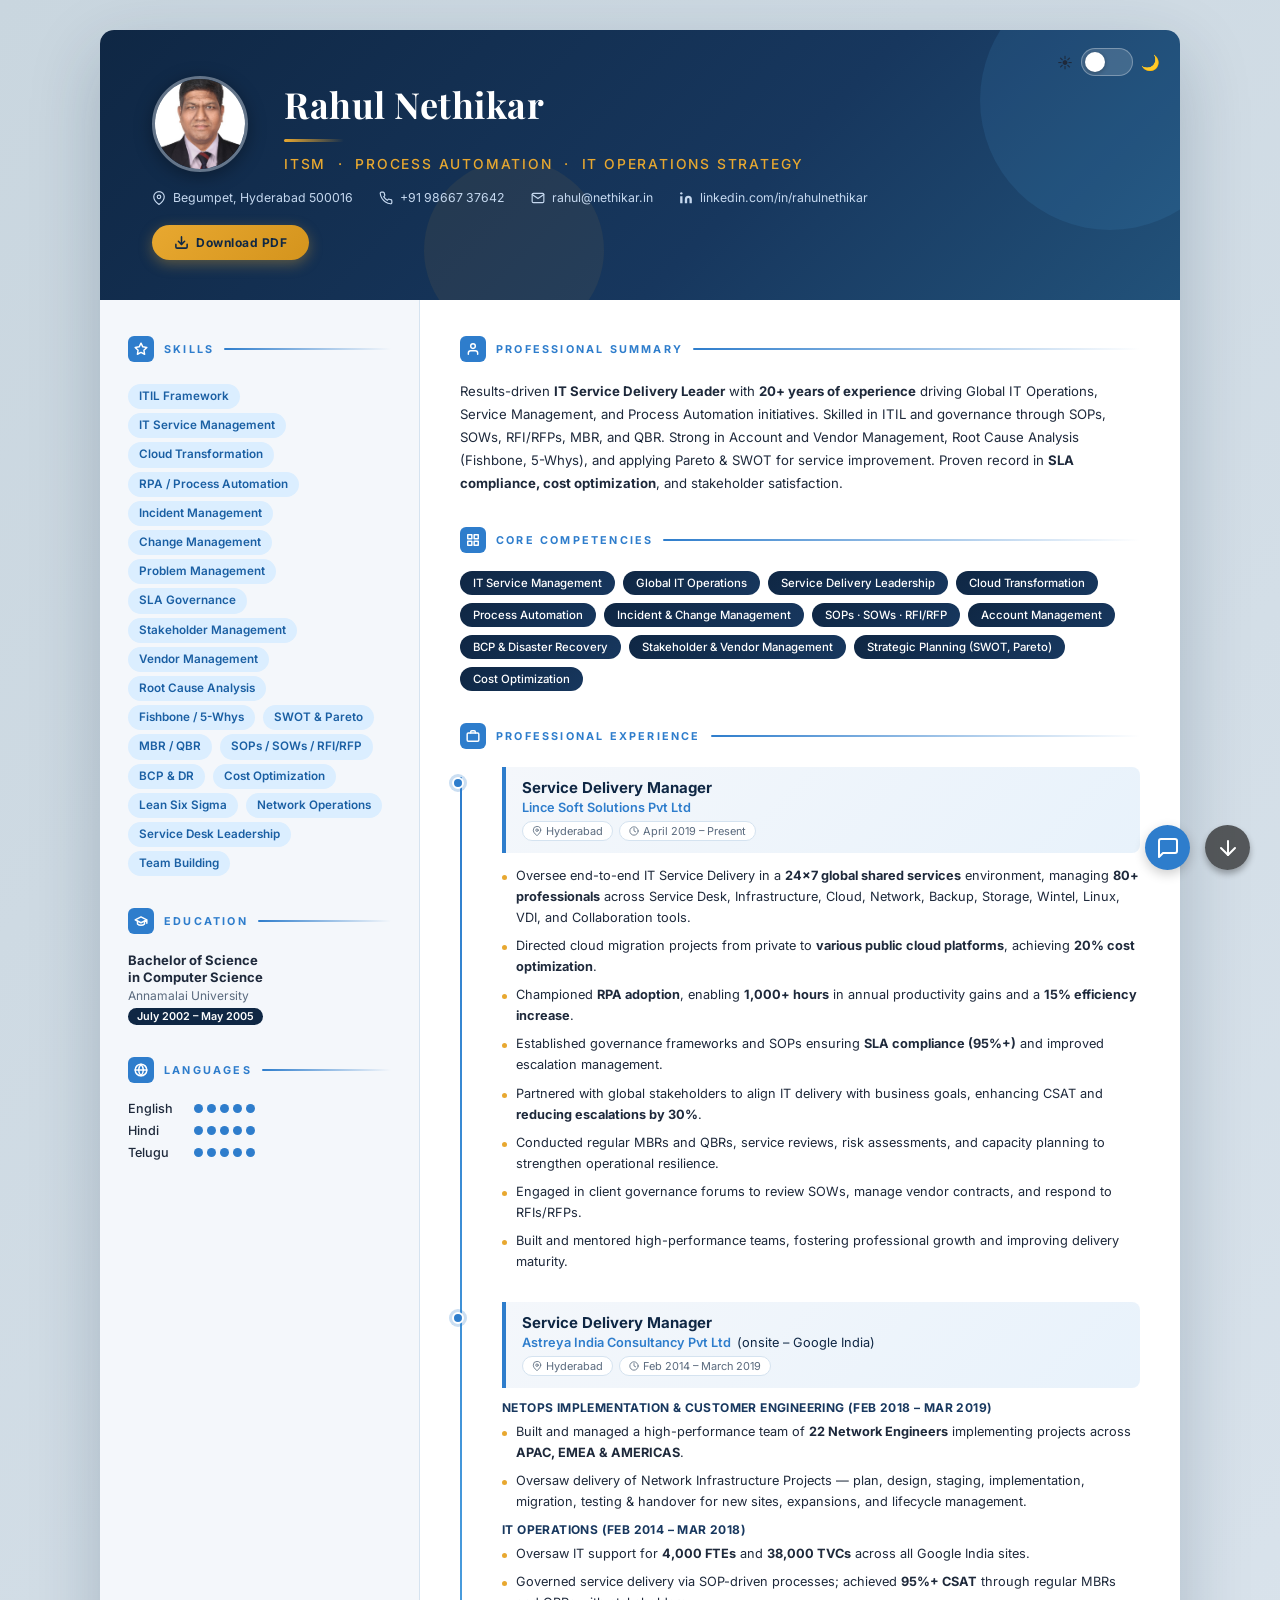
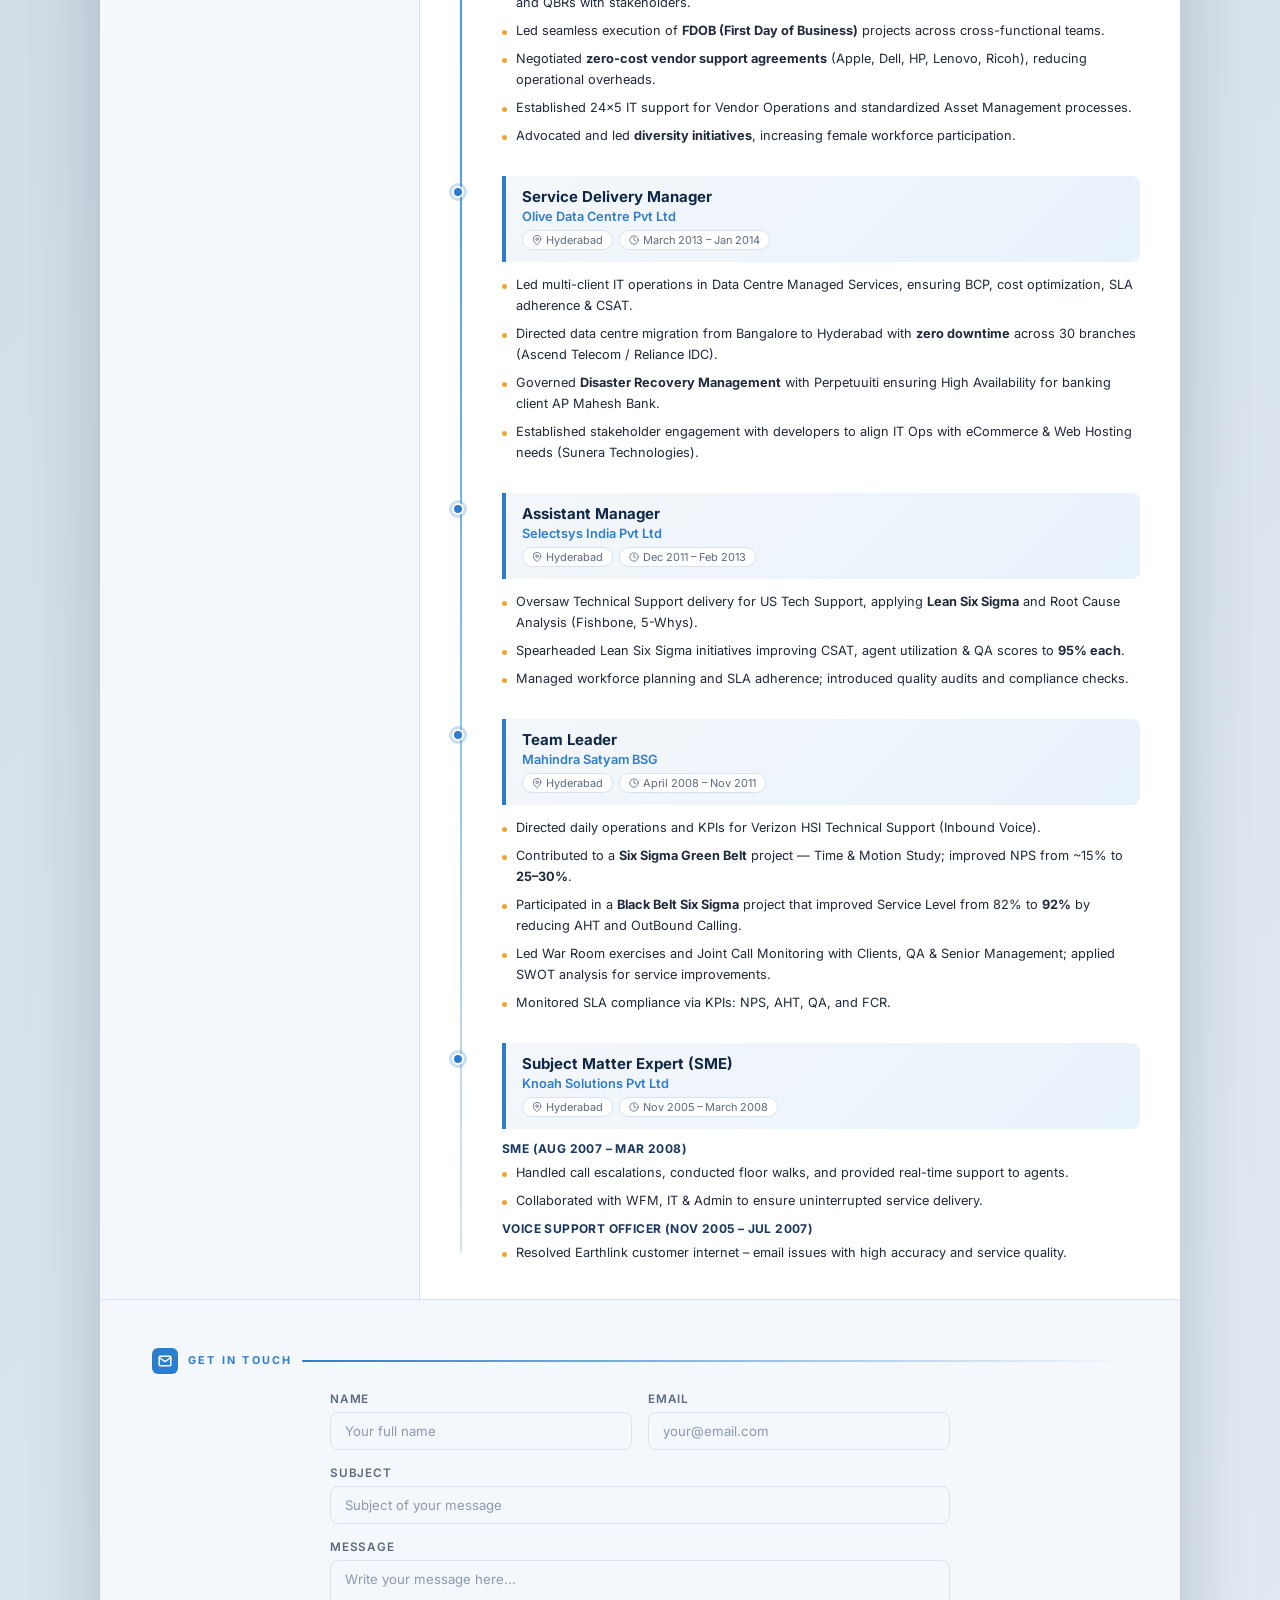
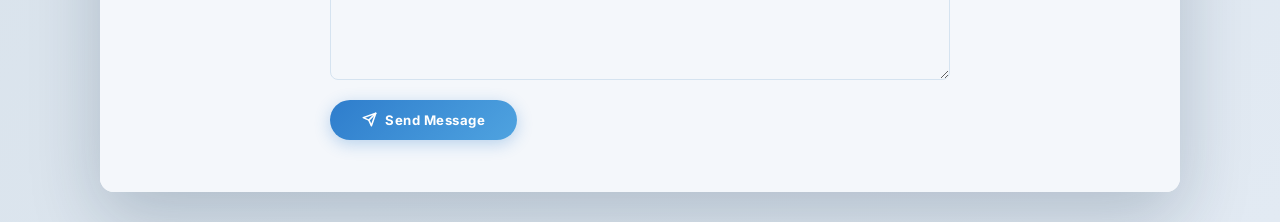
<file: index.html>
<!DOCTYPE html>
<html lang="en">

<head>
  <meta charset="UTF-8" />
  <meta name="viewport" content="width=device-width, initial-scale=1.0" />
  <title>Rahul Nethikar | IT Service Delivery Manager</title>
  <meta name="description" content="Professional web resume of Rahul Nethikar, an IT Service Delivery Leader with 20+ years of experience in Global IT Operations, multi-platform Cloud Migration, and Process Automation.">
  <link
    href="https://fonts.googleapis.com/css2?family=Inter:wght@300;400;500;600;700;800&family=Playfair+Display:wght@700&display=swap"
    rel="stylesheet" />
  <script src="https://www.google.com/recaptcha/api.js" async defer></script>
  <style>
    *,
    *::before,
    *::after {
      box-sizing: border-box;
      margin: 0;
      padding: 0;
    }

    :root {
      --navy: #0f2744;
      --navy2: #17375e;
      --accent: #2e7dcc;
      --accent2: #4fa3e0;
      --gold: #e8a830;
      --light: #f4f7fb;
      --white: #ffffff;
      --text: #1e293b;
      --muted: #5a6a7e;
      --border: #d5e3f0;
      --tag-bg: #dbeeff;
      --tag-fg: #1a5fa3;
      /* Contact form */
      --form-bg: #f4f7fb;
      --form-border: #d5e3f0;
      --form-text: #1e293b;
      --form-placeholder: #8a9ab0;
      --form-focus: #2e7dcc;
      /* Page background */
      --page-bg-start: #c9d6df;
      --page-bg-end: #e2eaf3;
      --page-card: #ffffff;
      --sidebar-bg: #f4f7fb;
      --job-header-end: #e8f2fb;
      /* transition speed */
      --transition: 0.3s;
    }

    /* ── Dark Mode variables ── */
    body.dark {
      --navy: #1e3a5f;
      --navy2: #253f63;
      --accent: #4fa3e0;
      --accent2: #7ec3f5;
      --gold: #f0b93a;
      --light: #1a2235;
      --white: #1e2d42;
      --header-white: #ffffff; /* Explicit light color for header text */
      --text: #d6e4f7;
      --muted: #8aa3c0;
      --border: #2e4260;
      --tag-bg: #1a3055;
      --tag-fg: #7ec3f5;
      --form-bg: #1e2d42;
      --form-border: #2e4260;
      --form-text: #d6e4f7;
      --form-placeholder: #5a7a9a;
      --form-focus: #4fa3e0;
      --page-bg-start: #0d1a2b;
      --page-bg-end: #152234;
      --page-card: #162032;
      --sidebar-bg: #1a2639;
      --job-header-end: #253f63;
    }

    html {
      font-size: 14px;
    }

    body {
      font-family: 'Inter', sans-serif;
      background: var(--page-bg-start);
      background: linear-gradient(135deg, var(--page-bg-start) 0%, var(--page-bg-end) 100%);
      min-height: 100vh;
      padding: 30px 15px;
      display: flex;
      justify-content: center;
      align-items: flex-start;
      color: var(--text);
      transition: background var(--transition), color var(--transition);
    }

    /* ── Page shell ── */
    .page {
      width: 100%;
      max-width: 960px;
      background: var(--page-card);
      border-radius: 14px;
      overflow: hidden;
      box-shadow: 0 25px 70px rgba(15, 39, 68, .22);
      transition: background var(--transition);
    }

    /* ── HEADER ── */
    .header {
      background: linear-gradient(135deg, var(--navy) 0%, var(--navy2) 60%, #22527a 100%);
      padding: 46px 52px 40px;
      position: relative;
      overflow: hidden;
    }

    .header::before {
      content: '';
      position: absolute;
      top: -60px;
      right: -60px;
      width: 260px;
      height: 260px;
      background: rgba(78, 163, 224, .12);
      border-radius: 50%;
    }

    .header::after {
      content: '';
      position: absolute;
      bottom: -40px;
      left: 30%;
      width: 180px;
      height: 180px;
      background: rgba(232, 168, 48, .07);
      border-radius: 50%;
    }

    .header-inner {
      position: relative;
      z-index: 1;
    }

    .header-top {
      display: flex;
      align-items: flex-end;
      gap: 36px;
    }

    .avatar {
      width: 96px;
      height: 96px;
      border-radius: 50%;
      object-fit: cover;
      flex-shrink: 0;
      border: 3px solid rgba(255, 255, 255, .35);
      box-shadow: 0 4px 18px rgba(0, 0, 0, .35);
      display: block;
    }



    .header-name {
      font-family: 'Playfair Display', serif;
      font-size: 2.4rem;
      font-weight: 700;
      color: var(--header-white, #ffffff);
      line-height: 1.1;
      letter-spacing: .5px;
    }

    .header-title {
      margin-top: 8px;
      font-size: .92rem;
      font-weight: 500;
      color: var(--gold);
      letter-spacing: 1.8px;
      text-transform: uppercase;
    }

    .header-divider {
      width: 60px;
      height: 3px;
      background: linear-gradient(90deg, var(--gold), transparent);
      margin: 14px 0;
      border-radius: 2px;
    }

    .contact-row {
      display: flex;
      flex-wrap: wrap;
      gap: 10px 26px;
      margin-top: 18px;
    }

    .contact-item {
      display: flex;
      align-items: center;
      gap: 7px;
      color: #c5d8ef;
      font-size: .82rem;
      font-weight: 400;
      text-decoration: none;
      transition: color .2s;
    }

    .contact-item:hover {
      color: var(--white);
    }

    .contact-item svg {
      flex-shrink: 0;
    }

    /* ── BODY (two-column) ── */
    .body {
      display: grid;
      grid-template-columns: 300px 1fr;
    }

    /* ── LEFT SIDEBAR ── */
    .sidebar {
      background: var(--sidebar-bg);
      padding: 36px 28px;
      border-right: 1px solid var(--border);
      transition: background var(--transition), border-color var(--transition);
    }

    /* ── RIGHT MAIN ── */
    .main {
      padding: 36px 40px;
      transition: background var(--transition);
    }

    /* ── Shared section title ── */
    .section-title {
      display: flex;
      align-items: center;
      gap: 10px;
      font-size: .72rem;
      font-weight: 700;
      letter-spacing: 2.2px;
      text-transform: uppercase;
      color: var(--accent);
      margin-bottom: 18px;
      margin-top: 32px;
    }

    .section-title:first-child {
      margin-top: 0;
    }

    .section-title::after {
      content: '';
      flex: 1;
      height: 2px;
      background: linear-gradient(90deg, var(--accent), transparent);
      border-radius: 1px;
    }

    .section-icon {
      width: 26px;
      height: 26px;
      border-radius: 6px;
      background: var(--accent);
      display: flex;
      align-items: center;
      justify-content: center;
      flex-shrink: 0;
    }

    .section-icon svg {
      display: block;
    }

    /* ── Summary ── */
    .summary-text {
      font-size: .88rem;
      line-height: 1.75;
      color: var(--text);
    }

    /* ── Skills (sidebar) ── */
    .skill-tag {
      display: inline-block;
      background: var(--tag-bg);
      color: var(--tag-fg);
      font-size: .78rem;
      font-weight: 600;
      padding: 5px 11px;
      border-radius: 20px;
      margin: 4px 4px 0 0;
      line-height: 1.3;
    }

    /* ── Education (sidebar) ── */
    .edu-item {
      margin-bottom: 14px;
    }

    .edu-degree {
      font-size: .87rem;
      font-weight: 700;
      color: var(--text);
      line-height: 1.3;
    }

    .edu-school {
      font-size: .8rem;
      color: var(--muted);
      margin-top: 2px;
    }

    .edu-year {
      display: inline-block;
      background: var(--navy);
      color: var(--white);
      font-size: .72rem;
      font-weight: 600;
      padding: 2px 9px;
      border-radius: 20px;
      margin-top: 5px;
    }

    /* ── Languages (sidebar) ── */
    .lang-list {
      display: flex;
      flex-direction: column;
      gap: 7px;
    }

    .lang-item {
      display: flex;
      align-items: center;
      gap: 8px;
    }

    .lang-name {
      font-size: .84rem;
      color: var(--text);
      font-weight: 500;
      min-width: 58px;
    }

    .lang-dots {
      display: flex;
      gap: 4px;
    }

    .dot {
      width: 9px;
      height: 9px;
      border-radius: 50%;
      background: var(--border);
    }

    .dot.filled {
      background: var(--accent);
    }

    /* ── Core Competencies ── */
    .comp-grid {
      display: flex;
      flex-wrap: wrap;
      gap: 8px;
    }

    .comp-pill {
      background: linear-gradient(135deg, var(--navy), var(--navy2));
      color: #ffffff;
      font-size: .76rem;
      font-weight: 500;
      padding: 5px 13px;
      border-radius: 20px;
      white-space: nowrap;
    }

    /* ── Experience timeline ── */
    .timeline {
      position: relative;
      padding-left: 20px;
    }

    .timeline::before {
      content: '';
      position: absolute;
      top: 10px;
      left: 0;
      bottom: 10px;
      width: 2px;
      background: linear-gradient(180deg, var(--accent), var(--accent2), var(--border));
      border-radius: 2px;
    }

    .timeline-item {
      position: relative;
      margin-bottom: 30px;
      padding-left: 22px;
    }

    .timeline-item:last-child {
      margin-bottom: 0;
    }

    .timeline-dot {
      position: absolute;
      left: -28px;
      top: 10px;
      width: 12px;
      height: 12px;
      background: var(--accent);
      border: 2px solid var(--white);
      border-radius: 50%;
      box-shadow: 0 0 0 3px rgba(46, 125, 204, .25);
    }

    .job-header {
      background: linear-gradient(135deg, var(--light) 0%, var(--job-header-end) 100%);
      border-left: 4px solid var(--accent);
      border-radius: 0 8px 8px 0;
      padding: 12px 16px;
      margin-bottom: 12px;
    }

    .job-title {
      font-size: 1rem;
      font-weight: 700;
      color: var(--navy);
      line-height: 1.25;
    }

    .job-company {
      font-size: .85rem;
      font-weight: 600;
      color: var(--accent);
      margin-top: 2px;
    }

    .job-meta {
      display: flex;
      flex-wrap: wrap;
      gap: 6px;
      align-items: center;
      margin-top: 6px;
    }

    .badge {
      display: inline-flex;
      align-items: center;
      gap: 4px;
      font-size: .73rem;
      color: var(--muted);
      background: var(--white);
      border: 1px solid var(--border);
      border-radius: 20px;
      padding: 2px 9px;
    }

    .bullet-list {
      list-style: none;
      display: flex;
      flex-direction: column;
      gap: 7px;
    }

    .bullet-list li {
      position: relative;
      padding-left: 14px;
      font-size: .85rem;
      line-height: 1.65;
      color: var(--text);
    }

    .bullet-list li::before {
      content: '';
      position: absolute;
      left: 0;
      top: 10px;
      width: 5px;
      height: 5px;
      background: var(--gold);
      border-radius: 50%;
    }

    .sub-role {
      font-size: .8rem;
      font-weight: 700;
      color: var(--navy2);
      margin: 10px 0 6px;
      letter-spacing: .4px;
      text-transform: uppercase;
    }

    /* Dark Mode Overrides */
    body.dark .job-title {
      color: var(--accent);
    }

    body.dark .sub-role {
      color: var(--accent2);
    }

    body.dark .badge {
      color: var(--text);
    }

    /* ── Large Desktop (≥1280px) ── */
    @media (min-width: 1280px) {
      .page {
        max-width: 1080px;
      }

      html {
        font-size: 15px;
      }

      .body {
        grid-template-columns: 320px 1fr;
      }
    }

    /* ── Tablet (≤1024px) ── */
    @media (max-width: 1024px) {
      html {
        font-size: 13px;
      }

      .page {
        max-width: 100%;
        border-radius: 10px;
      }

      .header {
        padding: 36px 36px 30px;
      }

      .header-name {
        font-size: 2rem;
      }

      .body {
        grid-template-columns: 260px 1fr;
      }

      .sidebar {
        padding: 28px 20px;
      }

      .main {
        padding: 28px 28px;
      }
    }

    /* ── Mobile (≤768px) ── */
    @media (max-width: 768px) {
      html {
        font-size: 13px;
      }

      body {
        padding: 16px 10px;
      }

      .page {
        border-radius: 10px;
      }

      /* Header: center everything */
      .header {
        padding: 30px 20px 24px;
      }

      .header-inner {
        display: flex;
        flex-direction: column;
        align-items: center;
        text-align: center;
      }

      .header-top {
        flex-direction: column;
        align-items: center;
        gap: 16px;
      }

      /* Responsive avatar */
      .avatar {
        width: 88px;
        height: 88px;
        border-width: 3px;
      }

      .header-name {
        font-size: 1.75rem;
      }

      .header-title {
        font-size: .82rem;
        letter-spacing: 1.2px;
      }

      .header-divider {
        margin: 10px auto;
      }

      /* Center contact items */
      .contact-row {
        justify-content: center;
        gap: 8px 16px;
        margin-top: 14px;
      }

      /* Stack body into single column */
      .body {
        display: flex;
        flex-direction: column;
      }

      .sidebar {
        border-right: none;
        border-bottom: 1px solid var(--border);
        padding: 24px 20px;
      }

      .main {
        padding: 24px 20px;
      }

      /* Timeline tweak for narrow screens */
      .timeline {
        padding-left: 16px;
      }

      .timeline-item {
        padding-left: 18px;
      }

      .timeline-dot {
        left: -24px;
      }

      /* Job meta wrap nicely */
      .job-meta {
        gap: 5px;
      }
    }

    /* ── Small Mobile (≤480px) ── */
    @media (max-width: 480px) {
      html {
        font-size: 12px;
      }

      .header {
        padding: 24px 16px 18px;
      }

      .avatar {
        width: 76px;
        height: 76px;
      }

      .header-name {
        font-size: 1.5rem;
      }

      .contact-item {
        font-size: .78rem;
      }

      .sidebar {
        padding: 20px 16px;
      }

      .main {
        padding: 20px 16px;
      }

      .comp-pill {
        font-size: .72rem;
        padding: 4px 10px;
      }
    }

    /* ── Dark mode toggle ── */
    .dark-toggle {
      position: absolute;
      top: 18px;
      right: 20px;
      z-index: 10;
      display: flex;
      align-items: center;
      gap: 8px;
    }

    .dark-toggle-btn {
      background: rgba(255, 255, 255, .15);
      border: 1.5px solid rgba(255, 255, 255, .3);
      border-radius: 50px;
      cursor: pointer;
      width: 52px;
      height: 28px;
      position: relative;
      transition: background .3s, border-color .3s;
      flex-shrink: 0;
    }

    .dark-toggle-btn::after {
      content: '';
      position: absolute;
      top: 3px;
      left: 3px;
      width: 20px;
      height: 20px;
      border-radius: 50%;
      background: #fff;
      transition: transform .3s, background .3s;
      box-shadow: 0 1px 4px rgba(0, 0, 0, .3);
    }

    body.dark .dark-toggle-btn {
      background: rgba(79, 163, 224, .35);
      border-color: var(--accent2);
    }

    body.dark .dark-toggle-btn::after {
      transform: translateX(24px);
      background: var(--gold);
    }

    .toggle-icon {
      font-size: 1rem;
      line-height: 1;
      user-select: none;
    }

    /* ── Download PDF button ── */
    .download-btn {
      display: inline-flex;
      align-items: center;
      gap: 7px;
      margin-top: 20px;
      background: linear-gradient(135deg, var(--gold) 0%, #d4941d 100%);
      color: #0f2744;
      font-size: .80rem;
      font-weight: 700;
      letter-spacing: .5px;
      padding: 10px 22px;
      border-radius: 30px;
      text-decoration: none;
      border: none;
      cursor: pointer;
      box-shadow: 0 4px 14px rgba(232, 168, 48, .35);
      transition: transform .2s, box-shadow .2s, filter .2s;
    }

    .download-btn:hover {
      transform: translateY(-2px);
      box-shadow: 0 8px 22px rgba(232, 168, 48, .5);
      filter: brightness(1.08);
    }

    .download-btn svg {
      flex-shrink: 0;
    }

    /* ── Contact section ── */
    .contact-section {
      padding: 48px 52px 52px;
      background: var(--light);
      border-top: 1px solid var(--border);
      transition: background var(--transition), border-color var(--transition);
    }

    .contact-form {
      max-width: 620px;
      margin: 0 auto;
    }

    .form-row {
      display: grid;
      grid-template-columns: 1fr 1fr;
      gap: 16px;
      margin-bottom: 16px;
    }

    .form-group {
      display: flex;
      flex-direction: column;
      gap: 6px;
    }

    .form-group label {
      font-size: .78rem;
      font-weight: 600;
      letter-spacing: .8px;
      text-transform: uppercase;
      color: var(--muted);
    }

    .form-group input,
    .form-group textarea {
      background: var(--form-bg);
      border: 1.5px solid var(--form-border);
      color: var(--form-text);
      border-radius: 8px;
      padding: 10px 14px;
      font-family: 'Inter', sans-serif;
      font-size: .88rem;
      outline: none;
      transition: border-color .2s, box-shadow .2s, background var(--transition), color var(--transition);
      width: 100%;
    }

    .form-group input::placeholder,
    .form-group textarea::placeholder {
      color: var(--form-placeholder);
    }

    .form-group input:focus,
    .form-group textarea:focus {
      border-color: var(--form-focus);
      box-shadow: 0 0 0 3px rgba(46, 125, 204, .15);
    }

    .form-group textarea {
      resize: vertical;
      min-height: 120px;
    }

    .form-message {
      margin-bottom: 16px;
    }

    .form-send-btn {
      display: inline-flex;
      align-items: center;
      gap: 8px;
      background: linear-gradient(135deg, var(--accent) 0%, var(--accent2) 100%);
      color: #fff;
      font-family: 'Inter', sans-serif;
      font-size: .88rem;
      font-weight: 700;
      letter-spacing: .5px;
      padding: 12px 32px;
      border: none;
      border-radius: 30px;
      cursor: pointer;
      box-shadow: 0 4px 16px rgba(46, 125, 204, .3);
      transition: transform .2s, box-shadow .2s, filter .2s;
      text-decoration: none;
    }

    .form-send-btn:hover {
      transform: translateY(-2px);
      box-shadow: 0 8px 24px rgba(46, 125, 204, .45);
      filter: brightness(1.08);
    }

    /* ── Contact section responsive ── */
    @media (max-width: 768px) {
      .contact-section {
        padding: 32px 20px 36px;
      }

      .form-row {
        grid-template-columns: 1fr;
      }
    }

    @media (max-width: 480px) {
      .contact-section {
        padding: 24px 16px 28px;
      }

      .dark-toggle {
        top: 12px;
        right: 12px;
      }
    }

    /* ── Print styles ── */
    @media print {
      body {
        background: white;
        padding: 0;
      }

      .page {
        box-shadow: none;
        border-radius: 0;
        max-width: 100%;
      }

      .body {
        display: grid;
        grid-template-columns: 260px 1fr;
      }

      .dark-toggle,
      .contact-section,
      .download-btn {
        display: none;
      }
    }
  </style>
</head>

<body>
  <div class="page">

    <!-- ══════════ HEADER ══════════ -->
    <header class="header">

      <!-- Dark mode toggle -->
      <div class="dark-toggle" title="Toggle dark mode">
        <span class="toggle-icon" aria-hidden="true">☀️</span>
        <button class="dark-toggle-btn" id="darkToggleBtn" aria-label="Toggle dark mode" aria-pressed="false"></button>
        <span class="toggle-icon" aria-hidden="true">🌙</span>
      </div>

      <div class="header-inner">
        <div class="header-top">
          <img class="avatar"
            src="RahulPic.jpeg"
            alt="Rahul Nethikar" />
          <div class="header-name-block">
            <div class="header-name">Rahul Nethikar</div>
            <div class="header-divider"></div>
            <div class="header-title">ITSM &nbsp;·&nbsp; Process Automation &nbsp;·&nbsp; IT Operations Strategy</div>
          </div>
        </div>
        <div class="contact-row">
          <!-- Location -->
          <span class="contact-item">
            <svg width="14" height="14" viewBox="0 0 24 24" fill="none" stroke="currentColor" stroke-width="2"
              stroke-linecap="round" stroke-linejoin="round">
              <path d="M21 10c0 7-9 13-9 13S3 17 3 10a9 9 0 0 1 18 0z" />
              <circle cx="12" cy="10" r="3" />
            </svg>
            Begumpet, Hyderabad 500016
          </span>
          <!-- Phone -->
          <a class="contact-item" href="tel:+919866737642">
            <svg width="14" height="14" viewBox="0 0 24 24" fill="none" stroke="currentColor" stroke-width="2"
              stroke-linecap="round" stroke-linejoin="round">
              <path
                d="M22 16.92v3a2 2 0 0 1-2.18 2 19.79 19.79 0 0 1-8.63-3.07 19.5 19.5 0 0 1-6-6 19.79 19.79 0 0 1-3.07-8.67A2 2 0 0 1 4.11 2h3a2 2 0 0 1 2 1.72 12.84 12.84 0 0 0 .7 2.81 2 2 0 0 1-.45 2.11L8.09 9.91a16 16 0 0 0 6 6l1.27-1.27a2 2 0 0 1 2.11-.45 12.84 12.84 0 0 0 2.81.7A2 2 0 0 1 22 16.92z" />
            </svg>
            +91 98667 37642
          </a>
          <!-- Email -->
          <a class="contact-item" href="mailto:rahul@nethikar.in">
            <svg width="14" height="14" viewBox="0 0 24 24" fill="none" stroke="currentColor" stroke-width="2"
              stroke-linecap="round" stroke-linejoin="round">
              <path d="M4 4h16c1.1 0 2 .9 2 2v12c0 1.1-.9 2-2 2H4c-1.1 0-2-.9-2-2V6c0-1.1.9-2 2-2z" />
              <polyline points="22,6 12,13 2,6" />
            </svg>
            rahul@nethikar.in
          </a>
          <!-- LinkedIn -->
          <a class="contact-item" href="https://www.linkedin.com/in/rahulnethikar/" target="_blank" rel="noreferrer">
            <svg width="14" height="14" viewBox="0 0 24 24" fill="currentColor">
              <path d="M16 8a6 6 0 0 1 6 6v7h-4v-7a2 2 0 0 0-2-2 2 2 0 0 0-2 2v7h-4v-7a6 6 0 0 1 6-6z" />
              <rect x="2" y="9" width="4" height="12" />
              <circle cx="4" cy="4" r="2" />
            </svg>
            linkedin.com/in/rahulnethikar
          </a>
        </div>

        <!-- Download PDF button -->
        <a class="download-btn" href="resume.pdf" download="Rahul_Nethikar_Resume.pdf">
          <svg width="15" height="15" viewBox="0 0 24 24" fill="none" stroke="currentColor" stroke-width="2.5"
            stroke-linecap="round" stroke-linejoin="round">
            <path d="M21 15v4a2 2 0 0 1-2 2H5a2 2 0 0 1-2-2v-4" />
            <polyline points="7 10 12 15 17 10" />
            <line x1="12" y1="15" x2="12" y2="3" />
          </svg>
          Download PDF
        </a>

      </div>
    </header>

    <!-- ══════════ BODY ══════════ -->
    <div class="body">

      <!-- ══════ LEFT SIDEBAR ══════ -->
      <aside class="sidebar">

        <!-- Skills -->
        <div class="section-title">
          <div class="section-icon">
            <svg width="14" height="14" viewBox="0 0 24 24" fill="none" stroke="#fff" stroke-width="2.5"
              stroke-linecap="round" stroke-linejoin="round">
              <polygon
                points="12 2 15.09 8.26 22 9.27 17 14.14 18.18 21.02 12 17.77 5.82 21.02 7 14.14 2 9.27 8.91 8.26 12 2" />
            </svg>
          </div>
          Skills
        </div>
        <div>
          <span class="skill-tag">ITIL Framework</span>
          <span class="skill-tag">IT Service Management</span>
          <span class="skill-tag">Cloud Transformation</span>
          <span class="skill-tag">RPA / Process Automation</span>
          <span class="skill-tag">Incident Management</span>
          <span class="skill-tag">Change Management</span>
          <span class="skill-tag">Problem Management</span>
          <span class="skill-tag">SLA Governance</span>
          <span class="skill-tag">Stakeholder Management</span>
          <span class="skill-tag">Vendor Management</span>
          <span class="skill-tag">Root Cause Analysis</span>
          <span class="skill-tag">Fishbone / 5-Whys</span>
          <span class="skill-tag">SWOT &amp; Pareto</span>
          <span class="skill-tag">MBR / QBR</span>
          <span class="skill-tag">SOPs / SOWs / RFI/RFP</span>
          <span class="skill-tag">BCP &amp; DR</span>
          <span class="skill-tag">Cost Optimization</span>
          <span class="skill-tag">Lean Six Sigma</span>
          <span class="skill-tag">Network Operations</span>
          <span class="skill-tag">Service Desk Leadership</span>
          <span class="skill-tag">Team Building</span>
        </div>

        <!-- Education -->
        <div class="section-title">
          <div class="section-icon">
            <svg width="14" height="14" viewBox="0 0 24 24" fill="none" stroke="#fff" stroke-width="2.5"
              stroke-linecap="round" stroke-linejoin="round">
              <path d="M22 10v6M2 10l10-5 10 5-10 5z" />
              <path d="M6 12v5c3 3 9 3 12 0v-5" />
            </svg>
          </div>
          Education
        </div>
        <div class="edu-item">
          <div class="edu-degree">Bachelor of Science<br />in Computer Science</div>
          <div class="edu-school">Annamalai University</div>
          <span class="edu-year">July 2002 – May 2005</span>
        </div>

        <!-- Languages -->
        <div class="section-title">
          <div class="section-icon">
            <svg width="14" height="14" viewBox="0 0 24 24" fill="none" stroke="#fff" stroke-width="2.5"
              stroke-linecap="round" stroke-linejoin="round">
              <circle cx="12" cy="12" r="10" />
              <line x1="2" y1="12" x2="22" y2="12" />
              <path d="M12 2a15.3 15.3 0 0 1 4 10 15.3 15.3 0 0 1-4 10 15.3 15.3 0 0 1-4-10 15.3 15.3 0 0 1 4-10z" />
            </svg>
          </div>
          Languages
        </div>
        <div class="lang-list">
          <div class="lang-item">
            <span class="lang-name">English</span>
            <div class="lang-dots">
              <span class="dot filled"></span><span class="dot filled"></span>
              <span class="dot filled"></span><span class="dot filled"></span><span class="dot filled"></span>
            </div>
          </div>
          <div class="lang-item">
            <span class="lang-name">Hindi</span>
            <div class="lang-dots">
              <span class="dot filled"></span><span class="dot filled"></span>
              <span class="dot filled"></span><span class="dot filled"></span><span class="dot filled"></span>
            </div>
          </div>
          <div class="lang-item">
            <span class="lang-name">Telugu</span>
            <div class="lang-dots">
              <span class="dot filled"></span><span class="dot filled"></span>
              <span class="dot filled"></span><span class="dot filled"></span><span class="dot filled"></span>
            </div>
          </div>
        </div>

      </aside><!-- /sidebar -->

      <!-- ══════ MAIN CONTENT ══════ -->
      <main class="main">

        <!-- Professional Summary -->
        <div class="section-title">
          <div class="section-icon">
            <svg width="14" height="14" viewBox="0 0 24 24" fill="none" stroke="#fff" stroke-width="2.5"
              stroke-linecap="round" stroke-linejoin="round">
              <path d="M20 21v-2a4 4 0 0 0-4-4H8a4 4 0 0 0-4 4v2" />
              <circle cx="12" cy="7" r="4" />
            </svg>
          </div>
          Professional Summary
        </div>
        <p class="summary-text">
          Results-driven <strong>IT Service Delivery Leader</strong> with <strong>20+ years of experience</strong>
          driving Global IT Operations, Service Management, and Process Automation initiatives. Skilled in ITIL and
          governance through SOPs, SOWs, RFI/RFPs, MBR, and QBR. Strong in Account and Vendor Management, Root Cause
          Analysis (Fishbone, 5-Whys), and applying Pareto &amp; SWOT for service improvement. Proven record in
          <strong>SLA compliance, cost optimization</strong>, and stakeholder satisfaction.
        </p>

        <!-- Core Competencies -->
        <div class="section-title">
          <div class="section-icon">
            <svg width="14" height="14" viewBox="0 0 24 24" fill="none" stroke="#fff" stroke-width="2.5"
              stroke-linecap="round" stroke-linejoin="round">
              <rect x="3" y="3" width="7" height="7" />
              <rect x="14" y="3" width="7" height="7" />
              <rect x="3" y="14" width="7" height="7" />
              <rect x="14" y="14" width="7" height="7" />
            </svg>
          </div>
          Core Competencies
        </div>
        <div class="comp-grid">
          <span class="comp-pill">IT Service Management</span>
          <span class="comp-pill">Global IT Operations</span>
          <span class="comp-pill">Service Delivery Leadership</span>
          <span class="comp-pill">Cloud Transformation</span>
          <span class="comp-pill">Process Automation</span>
          <span class="comp-pill">Incident &amp; Change Management</span>
          <span class="comp-pill">SOPs · SOWs · RFI/RFP</span>
          <span class="comp-pill">Account Management</span>
          <span class="comp-pill">BCP &amp; Disaster Recovery</span>
          <span class="comp-pill">Stakeholder &amp; Vendor Management</span>
          <span class="comp-pill">Strategic Planning (SWOT, Pareto)</span>
          <span class="comp-pill">Cost Optimization</span>
        </div>

        <!-- Experience -->
        <div class="section-title">
          <div class="section-icon">
            <svg width="14" height="14" viewBox="0 0 24 24" fill="none" stroke="#fff" stroke-width="2.5"
              stroke-linecap="round" stroke-linejoin="round">
              <rect x="2" y="7" width="20" height="14" rx="2" />
              <path d="M16 7V5a2 2 0 0 0-2-2h-4a2 2 0 0 0-2 2v2" />
            </svg>
          </div>
          Professional Experience
        </div>

        <div class="timeline">

          <!-- ── Job 1 ── -->
          <div class="timeline-item">
            <div class="timeline-dot"></div>
            <div class="job-header">
              <div class="job-title">Service Delivery Manager</div>
              <div class="job-company">Lince Soft Solutions Pvt Ltd</div>
              <div class="job-meta">
                <span class="badge">
                  <svg width="10" height="10" viewBox="0 0 24 24" fill="none" stroke="currentColor" stroke-width="2"
                    stroke-linecap="round" stroke-linejoin="round">
                    <path d="M21 10c0 7-9 13-9 13S3 17 3 10a9 9 0 0 1 18 0z" />
                    <circle cx="12" cy="10" r="3" />
                  </svg>
                  Hyderabad
                </span>
                <span class="badge">
                  <svg width="10" height="10" viewBox="0 0 24 24" fill="none" stroke="currentColor" stroke-width="2"
                    stroke-linecap="round" stroke-linejoin="round">
                    <circle cx="12" cy="12" r="10" />
                    <polyline points="12 6 12 12 16 14" />
                  </svg>
                  April 2019 – Present
                </span>
              </div>
            </div>
            <ul class="bullet-list">
              <li>Oversee end-to-end IT Service Delivery in a <strong>24×7 global shared services</strong> environment,
                managing <strong>80+ professionals</strong> across Service Desk, Infrastructure, Cloud, Network, Backup,
                Storage, Wintel, Linux, VDI, and Collaboration tools.</li>
              <li>Directed cloud migration projects from private to <strong>various public cloud platforms</strong>,
                achieving <strong>20%
                  cost optimization</strong>.</li>
              <li>Championed <strong>RPA adoption</strong>, enabling <strong>1,000+ hours</strong> in annual
                productivity gains and a <strong>15% efficiency increase</strong>.</li>
              <li>Established governance frameworks and SOPs ensuring <strong>SLA compliance (95%+)</strong> and
                improved escalation management.</li>
              <li>Partnered with global stakeholders to align IT delivery with business goals, enhancing CSAT and
                <strong>reducing escalations by 30%</strong>.
              </li>
              <li>Conducted regular MBRs and QBRs, service reviews, risk assessments, and capacity planning to
                strengthen operational resilience.</li>
              <li>Engaged in client governance forums to review SOWs, manage vendor contracts, and respond to RFIs/RFPs.
              </li>
              <li>Built and mentored high-performance teams, fostering professional growth and improving delivery
                maturity.</li>
            </ul>
          </div>

          <!-- ── Job 2 ── -->
          <div class="timeline-item">
            <div class="timeline-dot"></div>
            <div class="job-header">
              <div class="job-title">Service Delivery Manager</div>
              <div class="job-company">Astreya India Consultancy Pvt Ltd &nbsp;<span
                  style="font-weight:400;color:#0f2744;">(onsite – Google India)</span></div>
              <div class="job-meta">
                <span class="badge">
                  <svg width="10" height="10" viewBox="0 0 24 24" fill="none" stroke="currentColor" stroke-width="2"
                    stroke-linecap="round" stroke-linejoin="round">
                    <path d="M21 10c0 7-9 13-9 13S3 17 3 10a9 9 0 0 1 18 0z" />
                    <circle cx="12" cy="10" r="3" />
                  </svg>
                  Hyderabad
                </span>
                <span class="badge">
                  <svg width="10" height="10" viewBox="0 0 24 24" fill="none" stroke="currentColor" stroke-width="2"
                    stroke-linecap="round" stroke-linejoin="round">
                    <circle cx="12" cy="12" r="10" />
                    <polyline points="12 6 12 12 16 14" />
                  </svg>
                  Feb 2014 – March 2019
                </span>
              </div>
            </div>
            <div class="sub-role">NetOps Implementation &amp; Customer Engineering (Feb 2018 – Mar 2019)</div>
            <ul class="bullet-list">
              <li>Built and managed a high-performance team of <strong>22 Network Engineers</strong> implementing
                projects across <strong>APAC, EMEA &amp; AMERICAS</strong>.</li>
              <li>Oversaw delivery of Network Infrastructure Projects — plan, design, staging, implementation,
                migration, testing &amp; handover for new sites, expansions, and lifecycle management.</li>
            </ul>
            <div class="sub-role">IT Operations (Feb 2014 – Mar 2018)</div>
            <ul class="bullet-list">
              <li>Oversaw IT support for <strong>4,000 FTEs</strong> and <strong>38,000 TVCs</strong> across all Google
                India sites.</li>
              <li>Governed service delivery via SOP-driven processes; achieved <strong>95%+ CSAT</strong> through
                regular MBRs and QBRs with stakeholders.</li>
              <li>Led seamless execution of <strong>FDOB (First Day of Business)</strong> projects across
                cross-functional teams.</li>
              <li>Negotiated <strong>zero-cost vendor support agreements</strong> (Apple, Dell, HP, Lenovo, Ricoh),
                reducing operational overheads.</li>
              <li>Established 24×5 IT support for Vendor Operations and standardized Asset Management processes.</li>
              <li>Advocated and led <strong>diversity initiatives</strong>, increasing female workforce participation.
              </li>
            </ul>
          </div>

          <!-- ── Job 3 ── -->
          <div class="timeline-item">
            <div class="timeline-dot"></div>
            <div class="job-header">
              <div class="job-title">Service Delivery Manager</div>
              <div class="job-company">Olive Data Centre Pvt Ltd</div>
              <div class="job-meta">
                <span class="badge">
                  <svg width="10" height="10" viewBox="0 0 24 24" fill="none" stroke="currentColor" stroke-width="2"
                    stroke-linecap="round" stroke-linejoin="round">
                    <path d="M21 10c0 7-9 13-9 13S3 17 3 10a9 9 0 0 1 18 0z" />
                    <circle cx="12" cy="10" r="3" />
                  </svg>
                  Hyderabad
                </span>
                <span class="badge">
                  <svg width="10" height="10" viewBox="0 0 24 24" fill="none" stroke="currentColor" stroke-width="2"
                    stroke-linecap="round" stroke-linejoin="round">
                    <circle cx="12" cy="12" r="10" />
                    <polyline points="12 6 12 12 16 14" />
                  </svg>
                  March 2013 – Jan 2014
                </span>
              </div>
            </div>
            <ul class="bullet-list">
              <li>Led multi-client IT operations in Data Centre Managed Services, ensuring BCP, cost optimization, SLA
                adherence &amp; CSAT.</li>
              <li>Directed data centre migration from Bangalore to Hyderabad with <strong>zero downtime</strong> across
                30 branches (Ascend Telecom / Reliance IDC).</li>
              <li>Governed <strong>Disaster Recovery Management</strong> with Perpetuuiti ensuring High Availability for
                banking client AP Mahesh Bank.</li>
              <li>Established stakeholder engagement with developers to align IT Ops with eCommerce &amp; Web Hosting
                needs (Sunera Technologies).</li>
            </ul>
          </div>

          <!-- ── Job 4 ── -->
          <div class="timeline-item">
            <div class="timeline-dot"></div>
            <div class="job-header">
              <div class="job-title">Assistant Manager</div>
              <div class="job-company">Selectsys India Pvt Ltd</div>
              <div class="job-meta">
                <span class="badge">
                  <svg width="10" height="10" viewBox="0 0 24 24" fill="none" stroke="currentColor" stroke-width="2"
                    stroke-linecap="round" stroke-linejoin="round">
                    <path d="M21 10c0 7-9 13-9 13S3 17 3 10a9 9 0 0 1 18 0z" />
                    <circle cx="12" cy="10" r="3" />
                  </svg>
                  Hyderabad
                </span>
                <span class="badge">
                  <svg width="10" height="10" viewBox="0 0 24 24" fill="none" stroke="currentColor" stroke-width="2"
                    stroke-linecap="round" stroke-linejoin="round">
                    <circle cx="12" cy="12" r="10" />
                    <polyline points="12 6 12 12 16 14" />
                  </svg>
                  Dec 2011 – Feb 2013
                </span>
              </div>
            </div>
            <ul class="bullet-list">
              <li>Oversaw Technical Support delivery for US Tech Support, applying <strong>Lean Six Sigma</strong> and
                Root Cause Analysis (Fishbone, 5-Whys).</li>
              <li>Spearheaded Lean Six Sigma initiatives improving CSAT, agent utilization &amp; QA scores to
                <strong>95% each</strong>.
              </li>
              <li>Managed workforce planning and SLA adherence; introduced quality audits and compliance checks.</li>
            </ul>
          </div>

          <!-- ── Job 5 ── -->
          <div class="timeline-item">
            <div class="timeline-dot"></div>
            <div class="job-header">
              <div class="job-title">Team Leader</div>
              <div class="job-company">Mahindra Satyam BSG</div>
              <div class="job-meta">
                <span class="badge">
                  <svg width="10" height="10" viewBox="0 0 24 24" fill="none" stroke="currentColor" stroke-width="2"
                    stroke-linecap="round" stroke-linejoin="round">
                    <path d="M21 10c0 7-9 13-9 13S3 17 3 10a9 9 0 0 1 18 0z" />
                    <circle cx="12" cy="10" r="3" />
                  </svg>
                  Hyderabad
                </span>
                <span class="badge">
                  <svg width="10" height="10" viewBox="0 0 24 24" fill="none" stroke="currentColor" stroke-width="2"
                    stroke-linecap="round" stroke-linejoin="round">
                    <circle cx="12" cy="12" r="10" />
                    <polyline points="12 6 12 12 16 14" />
                  </svg>
                  April 2008 – Nov 2011
                </span>
              </div>
            </div>
            <ul class="bullet-list">
              <li>Directed daily operations and KPIs for Verizon HSI Technical Support (Inbound Voice).</li>
              <li>Contributed to a <strong>Six Sigma Green Belt</strong> project — Time &amp; Motion Study; improved NPS
                from ~15% to <strong>25–30%</strong>.</li>
              <li>Participated in a <strong>Black Belt Six Sigma</strong> project that improved Service Level from 82%
                to <strong>92%</strong> by reducing AHT and OutBound Calling.</li>
              <li>Led War Room exercises and Joint Call Monitoring with Clients, QA &amp; Senior Management; applied
                SWOT analysis for service improvements.</li>
              <li>Monitored SLA compliance via KPIs: NPS, AHT, QA, and FCR.</li>
            </ul>
          </div>

          <!-- ── Job 6 ── -->
          <div class="timeline-item">
            <div class="timeline-dot"></div>
            <div class="job-header">
              <div class="job-title">Subject Matter Expert (SME)</div>
              <div class="job-company">Knoah Solutions Pvt Ltd</div>
              <div class="job-meta">
                <span class="badge">
                  <svg width="10" height="10" viewBox="0 0 24 24" fill="none" stroke="currentColor" stroke-width="2"
                    stroke-linecap="round" stroke-linejoin="round">
                    <path d="M21 10c0 7-9 13-9 13S3 17 3 10a9 9 0 0 1 18 0z" />
                    <circle cx="12" cy="10" r="3" />
                  </svg>
                  Hyderabad
                </span>
                <span class="badge">
                  <svg width="10" height="10" viewBox="0 0 24 24" fill="none" stroke="currentColor" stroke-width="2"
                    stroke-linecap="round" stroke-linejoin="round">
                    <circle cx="12" cy="12" r="10" />
                    <polyline points="12 6 12 12 16 14" />
                  </svg>
                  Nov 2005 – March 2008
                </span>
              </div>
            </div>
            <div class="sub-role">SME (Aug 2007 – Mar 2008)</div>
            <ul class="bullet-list">
              <li>Handled call escalations, conducted floor walks, and provided real-time support to agents.</li>
              <li>Collaborated with WFM, IT &amp; Admin to ensure uninterrupted service delivery.</li>
            </ul>
            <div class="sub-role">Voice Support Officer (Nov 2005 – Jul 2007)</div>
            <ul class="bullet-list">
              <li>Resolved Earthlink customer internet – email issues with high accuracy and service quality.</li>
            </ul>
          </div>

        </div><!-- /timeline -->

      </main><!-- /main -->

    </div><!-- /body -->

    <!-- ══════════ CONTACT SECTION ══════════ -->
    <section class="contact-section" id="contact-section">
      <div class="section-title">
        <div class="section-icon">
          <svg width="14" height="14" viewBox="0 0 24 24" fill="none" stroke="#fff" stroke-width="2.5"
            stroke-linecap="round" stroke-linejoin="round">
            <path d="M4 4h16c1.1 0 2 .9 2 2v12c0 1.1-.9 2-2 2H4c-1.1 0-2-.9-2-2V6c0-1.1.9-2 2-2z" />
            <polyline points="22,6 12,13 2,6" />
          </svg>
        </div>
        Get In Touch
      </div>

      <form class="contact-form" action="https://formspree.io/f/xqegvayk" method="POST">
        <div class="form-row">
          <div class="form-group">
            <label for="contact-name">Name</label>
            <input type="text" id="contact-name" name="name" placeholder="Your full name" required />
          </div>
          <div class="form-group">
            <label for="contact-email">Email</label>
            <input type="email" id="contact-email" name="email" placeholder="your@email.com" required />
          </div>
        </div>
        <div class="form-group" style="margin-bottom: 16px;">
          <label for="contact-subject">Subject</label>
          <input type="text" id="contact-subject" name="subject" placeholder="Subject of your message" required />
        </div>
        <div class="form-group form-message">
          <label for="contact-message">Message</label>
          <textarea id="contact-message" name="message" placeholder="Write your message here..." required></textarea>
        </div>
        <div class="g-recaptcha" data-sitekey="6Ldgt68sAAAAAItmjuVrilM5flWcoPvWgbPYVcGe" style="margin-bottom: 20px;"></div>
        <button type="submit" class="form-send-btn">
          <svg width="15" height="15" viewBox="0 0 24 24" fill="none" stroke="currentColor" stroke-width="2.5"
            stroke-linecap="round" stroke-linejoin="round">
            <line x1="22" y1="2" x2="11" y2="13" />
            <polygon points="22 2 15 22 11 13 2 9 22 2" />
          </svg>
          Send Message
        </button>
      </form>
    </section>

  </div><!-- /page -->

  <script>
    (function () {
      // ── Dark mode toggle ──
      var btn = document.getElementById('darkToggleBtn');
      var body = document.body;

      if (localStorage.getItem('theme') === 'dark') {
        body.classList.add('dark');
        btn.setAttribute('aria-pressed', 'true');
      }

      btn.addEventListener('click', function () {
        var isDark = body.classList.toggle('dark');
        btn.setAttribute('aria-pressed', String(isDark));
        localStorage.setItem('theme', isDark ? 'dark' : 'light');
      });
    })();
  </script>

<button id="scrollToBottomBtn" style="
    position: fixed;
    bottom: 30px;
    right: 30px;
    width: 45px;
    height: 45px;
    border-radius: 50%;
    background-color: rgba(30, 30, 30, 0.7);
    color: white;
    border: none;
    cursor: pointer;
    z-index: 9999;
    display: flex;
    justify-content: center;
    align-items: center;
    box-shadow: 0 4px 6px rgba(0,0,0,0.3);
">
    <svg width="24" height="24" viewBox="0 0 24 24" fill="none" stroke="currentColor" stroke-width="2" stroke-linecap="round" stroke-linejoin="round">
        <line x1="12" y1="5" x2="12" y2="19"></line>
        <polyline points="19 12 12 19 5 12"></polyline>
    </svg>
</button>

    <script>
        document.getElementById("scrollToBottomBtn").addEventListener("click", function() {
            window.scrollTo({
                top: document.body.scrollHeight, 
                behavior: "smooth"
            });
        });
    </script>

    <!-- L0 Support Chatbot UI -->
    <div id="chat-container" style="display:none; position:fixed; bottom:90px; right:30px; width:320px; height:420px; background:rgba(255,255,255,0.9); backdrop-filter:blur(10px); border:1px solid rgba(15,39,68,0.2); border-radius:15px; box-shadow:0 10px 30px rgba(0,0,0,0.2); z-index:10000; flex-direction:column; overflow:hidden; font-family:'Inter', sans-serif;">
        <div style="background:var(--navy); color:white; padding:15px; font-weight:600; display:flex; justify-content:space-between; align-items:center;">
            <span>Site Assistant</span>
            <button onclick="toggleChat()" style="background:none; border:none; color:white; cursor:pointer; font-size:20px;">&times;</button>
        </div>
        <div id="chat-messages" style="flex:1; padding:15px; overflow-y:auto; display:flex; flex-direction:column; gap:10px; font-size:13px; color:var(--text);">
            <div style="background:var(--light); padding:10px; border-radius:10px; align-self:flex-start; max-width:85%;">Hi there! Glad to have you here. I'm your gateway to everything I've built in the world of IT and strategy. What can I highlight for you today?</div>
        </div>
        <div style="padding:15px; border-top:1px solid var(--border); display:flex; gap:10px;">
            <input type="text" id="chat-input" placeholder="Type a message..." style="flex:1; padding:8px 12px; border:1px solid var(--border); border-radius:20px; outline:none; font-size:13px;">
            <button onclick="handleChat()" style="background:var(--accent); color:white; border:none; padding:8px 15px; border-radius:20px; cursor:pointer; font-weight:600;">Send</button>
        </div>
    </div>

    <button id="chat-toggle" onclick="toggleChat()" style="position:fixed; bottom:30px; right:90px; width:45px; height:45px; border-radius:50%; background:var(--accent); color:white; border:none; cursor:pointer; z-index:9999; display:flex; justify-content:center; align-items:center; box-shadow:0 4px 12px rgba(0,0,0,0.2); transition:transform 0.2s;">
        <svg width="24" height="24" viewBox="0 0 24 24" fill="none" stroke="currentColor" stroke-width="2" stroke-linecap="round" stroke-linejoin="round">
            <path d="M21 15a2 2 0 0 1-2 2H7l-4 4V5a2 2 0 0 1 2-2h14a2 2 0 0 1 2 2z"></path>
        </svg>
    </button>

    <script>
        function toggleChat() {
            const chat = document.getElementById('chat-container');
            chat.style.display = chat.style.display === 'none' ? 'flex' : 'none';
        }

        function handleChat() {
            const input = document.getElementById('chat-input');
            const text = input.value.trim();
            if (!text) return;
            
            appendMessage('user', text);
            input.value = '';
            
            const response = processInput(text);
            setTimeout(() => appendMessage('bot', response), 500);
        }

        function processInput(input) {
            const val = input.toLowerCase();
            if (val.includes('python') || val.includes('manual') || val.includes('course') || val.includes('learn')) {
                return "You can master everything from Python basics to Cloud SRE orchestration in my 37-module <a href='/python/index.html' style='color:#2e7dcc; font-weight:bold;'>Python Training Manual</a>.";
            }
            if (val.includes('resume') || val.includes('cv') || val.includes('experience') || val.includes('background') || val.includes('who')) {
                return "I am an IT Service Delivery Leader with 20+ years of experience. You can explore my full career trajectory and skills right here on the main page.";
            }
            if (val.includes('contact') || val.includes('help') || val.includes('hire') || val.includes('reach') || val.includes('form')) {
                const contactSection = document.getElementById('contact-section') || document.querySelector('.contact-section');
                if (contactSection) contactSection.scrollIntoView({ behavior: 'smooth' });
                return "I've scrolled you to the 'Get In Touch' form at the bottom of the page. How else can I help?";
            }
                        return "I'm always learning new ways to assist! If I couldn't find what you were looking for, feel free to use the 'Get in Touch' form below—I'd love to chat more.";

        }

        function appendMessage(sender, text) {
            const msgArea = document.getElementById('chat-messages');
            const msg = document.createElement('div');
            msg.style.padding = '10px';
            msg.style.borderRadius = '10px';
            msg.style.maxWidth = '85%';
            msg.style.fontSize = '13px';
            
            if (sender === 'user') {
                msg.style.background = '#2e7dcc';
                msg.style.color = 'white';
                msg.style.alignSelf = 'flex-end';
            } else {
                msg.style.background = '#f4f7fb';
                msg.style.color = '#1e293b';
                msg.style.alignSelf = 'flex-start';
            }
            
            msg.innerHTML = text;
            msgArea.appendChild(msg);
            msgArea.scrollTop = msgArea.scrollHeight;
        }

        document.getElementById('chat-input').addEventListener('keypress', function(e) {
            if (e.key === 'Enter') handleChat();
        });
    </script>
</body>

</html>
</file>
